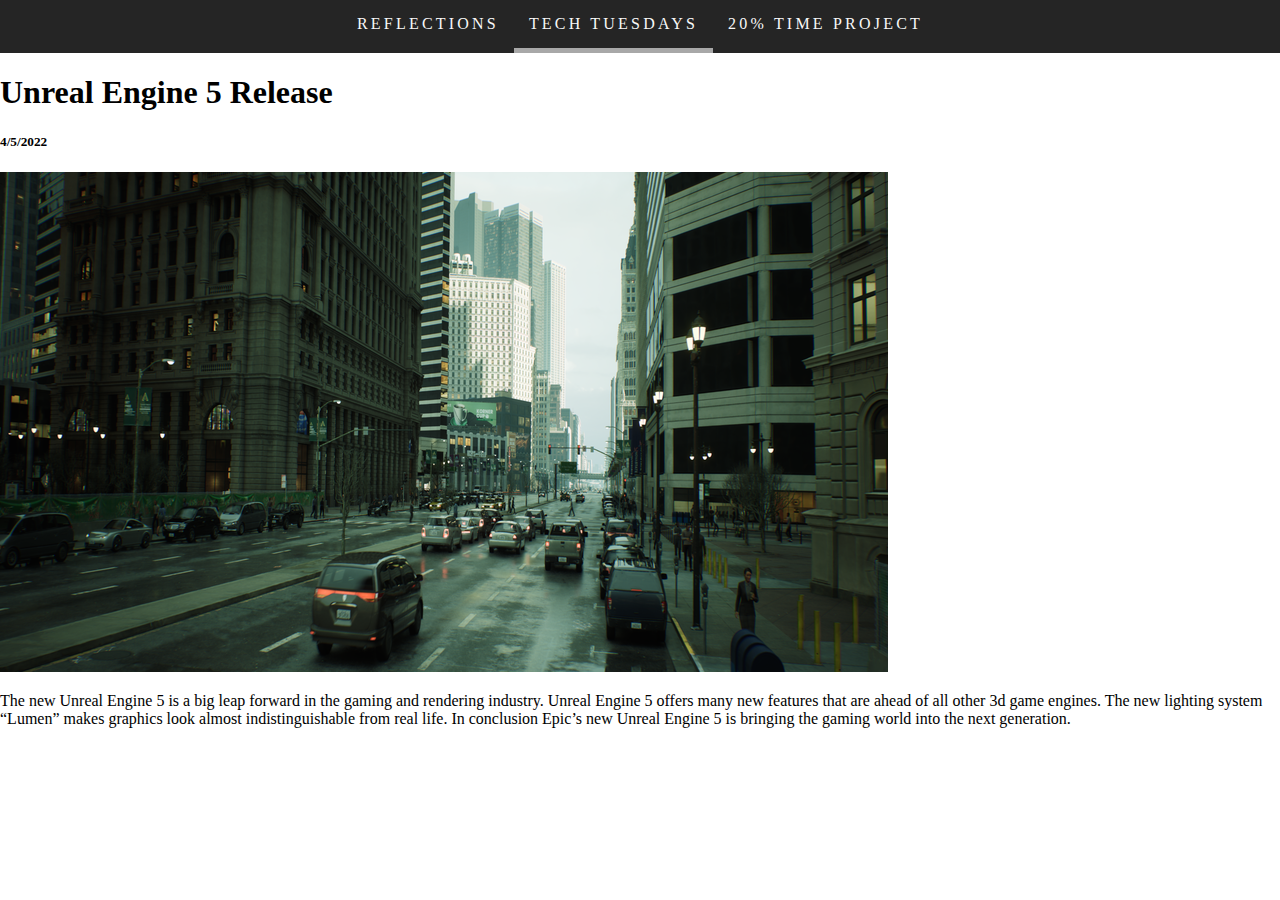
<file: techtuesday.html>
<!DOCTYPE html>
<html lang="en">
<head>
    <meta charset="UTF-8">
    <meta http-equiv="X-UA-Compatible" content="IE=edge">
    <meta name="viewport" content="width=device-width, initial-scale=1.0">
    <link rel="stylesheet" href="stylesheets/stylesheet.css">
    <title>Chromebook Repair 2</title>
</head>
<body>
    <header>Tech Tuesday</header>
    <nav>
        <ul>
            <li><a href="/html/reflections.html">Reflections</a></li>
            <li><a href="/html/techtuesday.html" id="currenttab">Tech Tuesdays</a></li>
            <li><a href="/html/20time.html">20% Time Project</a></li>
        </ul>
    </nav>
    <main>
        <section>
            <div>
                <h1>Unreal Engine 5 Release</h1>
                <h5>4/5/2022</h5>
                <img src="assets/images/unreale5city.png" alt="Ignore for now">
                <p>The new Unreal Engine 5 is a big leap forward in the gaming and rendering industry. Unreal Engine 5 offers many new features that are ahead of all other 3d game engines. The new lighting system “Lumen” makes graphics look almost indistinguishable from real life. In conclusion Epic’s new Unreal Engine 5 is bringing the gaming world into the next generation.</p>
            </div>
        </section>
    </main>
    <footer></footer>
</body>
</html>
</file>
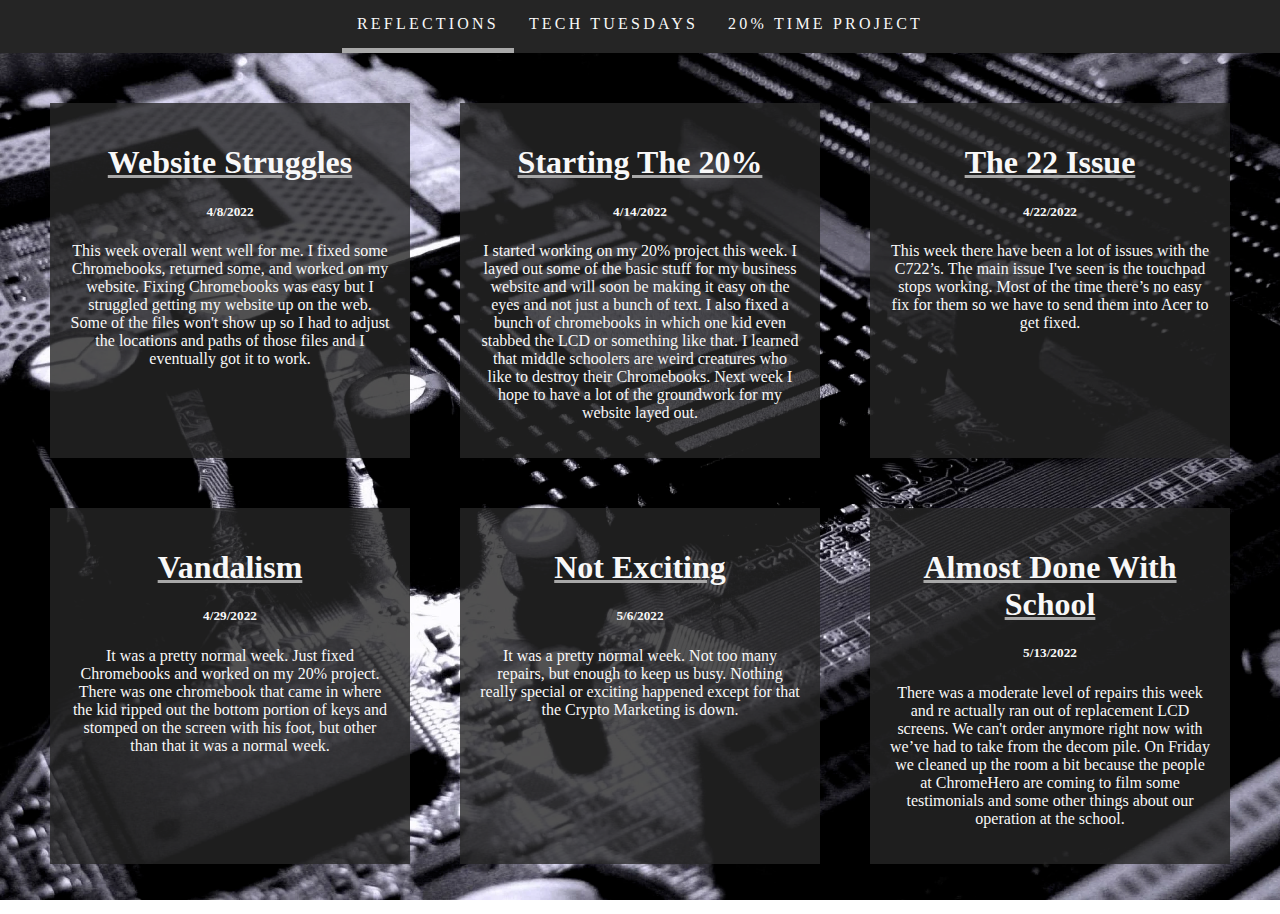
<file: html/reflections.html>
<!DOCTYPE html>
<html lang="en">
<head>
    <meta charset="UTF-8">
    <meta http-equiv="X-UA-Compatible" content="IE=edge">
    <meta name="viewport" content="width=device-width, initial-scale=1.0">
    <link rel="stylesheet" href="../stylesheets/stylesheet.css">
    <title>Chromebook Repair 2</title>
</head>
<body id="reflectionsBackground">
    <header>Reflections</header>
    <nav>
        <ul>
            <li><a href="./reflections.html" id="currenttab">Reflections</a></li>
            <li><a href="./techtuesday.html">Tech Tuesdays</a></li>
            <li><a href="./20time.html">20% Time Project</a></li>
        </ul>
    </nav>
    <main>
        <!-- Use class="hiddenGridItem" to hide unused grids divs -->
        <section class="grid-container">
            <div>
                <h1>Website Struggles</h1>
                <h5>4/8/2022</h5>
                <p>This week overall went well for me. I fixed some Chromebooks, returned some, and worked on my website. Fixing Chromebooks was easy but I struggled getting my website up on the web. Some of the files won't show up so I had to adjust the locations and paths of those files and I eventually got it to work.</p>
            </div>
            <div>
                <h1>Starting The 20%</h1>
                <h5>4/14/2022</h5>
                <p>I started working on my 20% project this week. I layed out some of the basic stuff for my business website and will soon be making it easy on the eyes and not just a bunch of text. I also fixed a bunch of chromebooks in which one kid even stabbed the LCD or something like that. I learned that middle schoolers are weird creatures who like to destroy their Chromebooks. Next week I hope to have a lot of the groundwork for my website layed out.</p>
            </div>
            <div>
                <h1>The 22 Issue</h1>
                <h5>4/22/2022</h5>
                <p>This week there have been a lot of issues with the C722’s. The main issue I've seen is the touchpad stops working. Most of the time there’s no easy fix for them so we have to send them into Acer to get fixed.</p>
            </div>
        </section>
        <section class="grid-container">
            <div>
                <h1>Vandalism</h1>
                <h5>4/29/2022</h5>
                <p>It was a pretty normal week. Just fixed Chromebooks and worked on my 20% project.  There was one chromebook that came in where the kid ripped out the bottom portion of keys and stomped on the screen with his foot, but other than that it was a normal week.</p>
            </div>
            <div>
                <h1>Not Exciting</h1>
                <h5>5/6/2022</h5>
                <p>It was a pretty normal week. Not too many repairs, but enough to keep us busy. Nothing really special or exciting happened except for that the Crypto Marketing is down.</p>
            </div>
            <div>
                <h1>Almost Done With School</h1>
                <h5>5/13/2022</h5>
                <p>There was a moderate level of repairs this week and re actually ran out of replacement LCD screens. We can't order anymore right now with we’ve had to take from the decom pile. On Friday we cleaned up the room a bit because the people at ChromeHero are coming to film some testimonials and some other things about our operation at the school.</p>
            </div>
        </section>
    </main>
    <footer></footer>
</body>
</html>
</file>
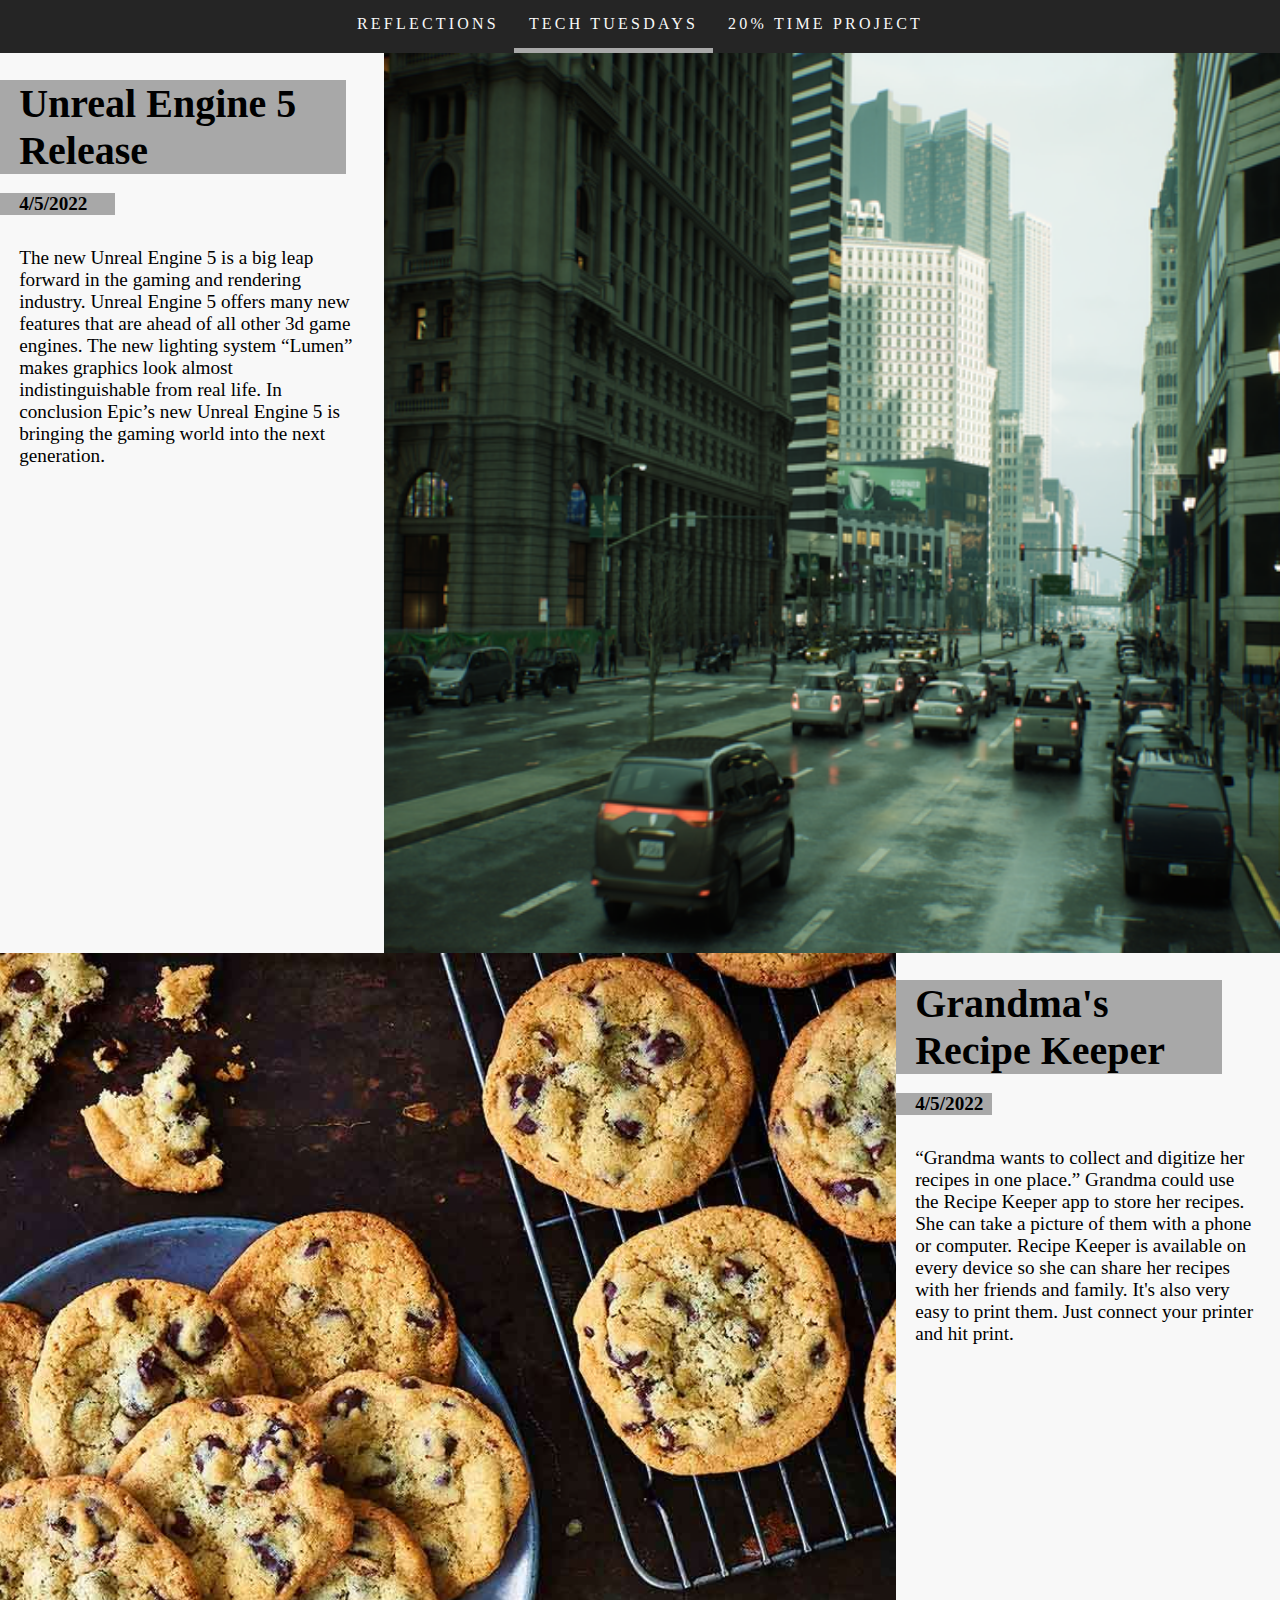
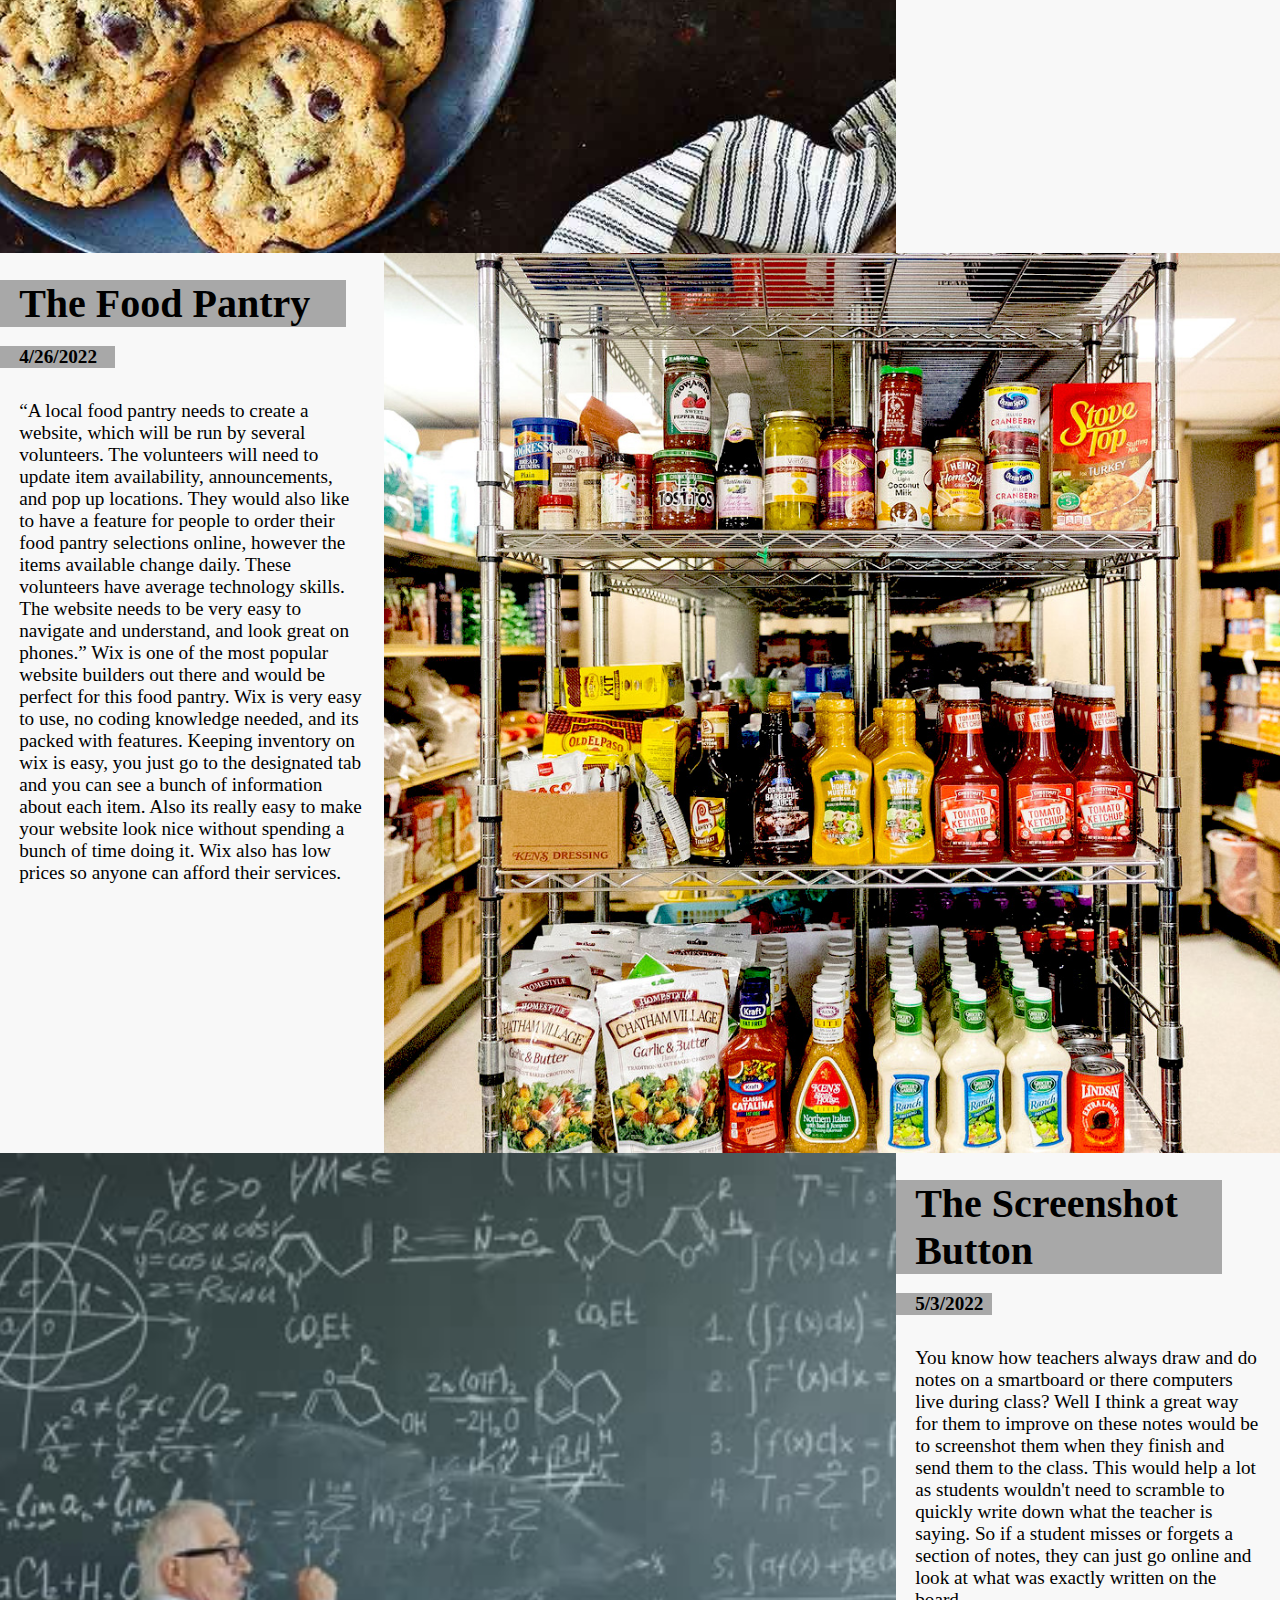
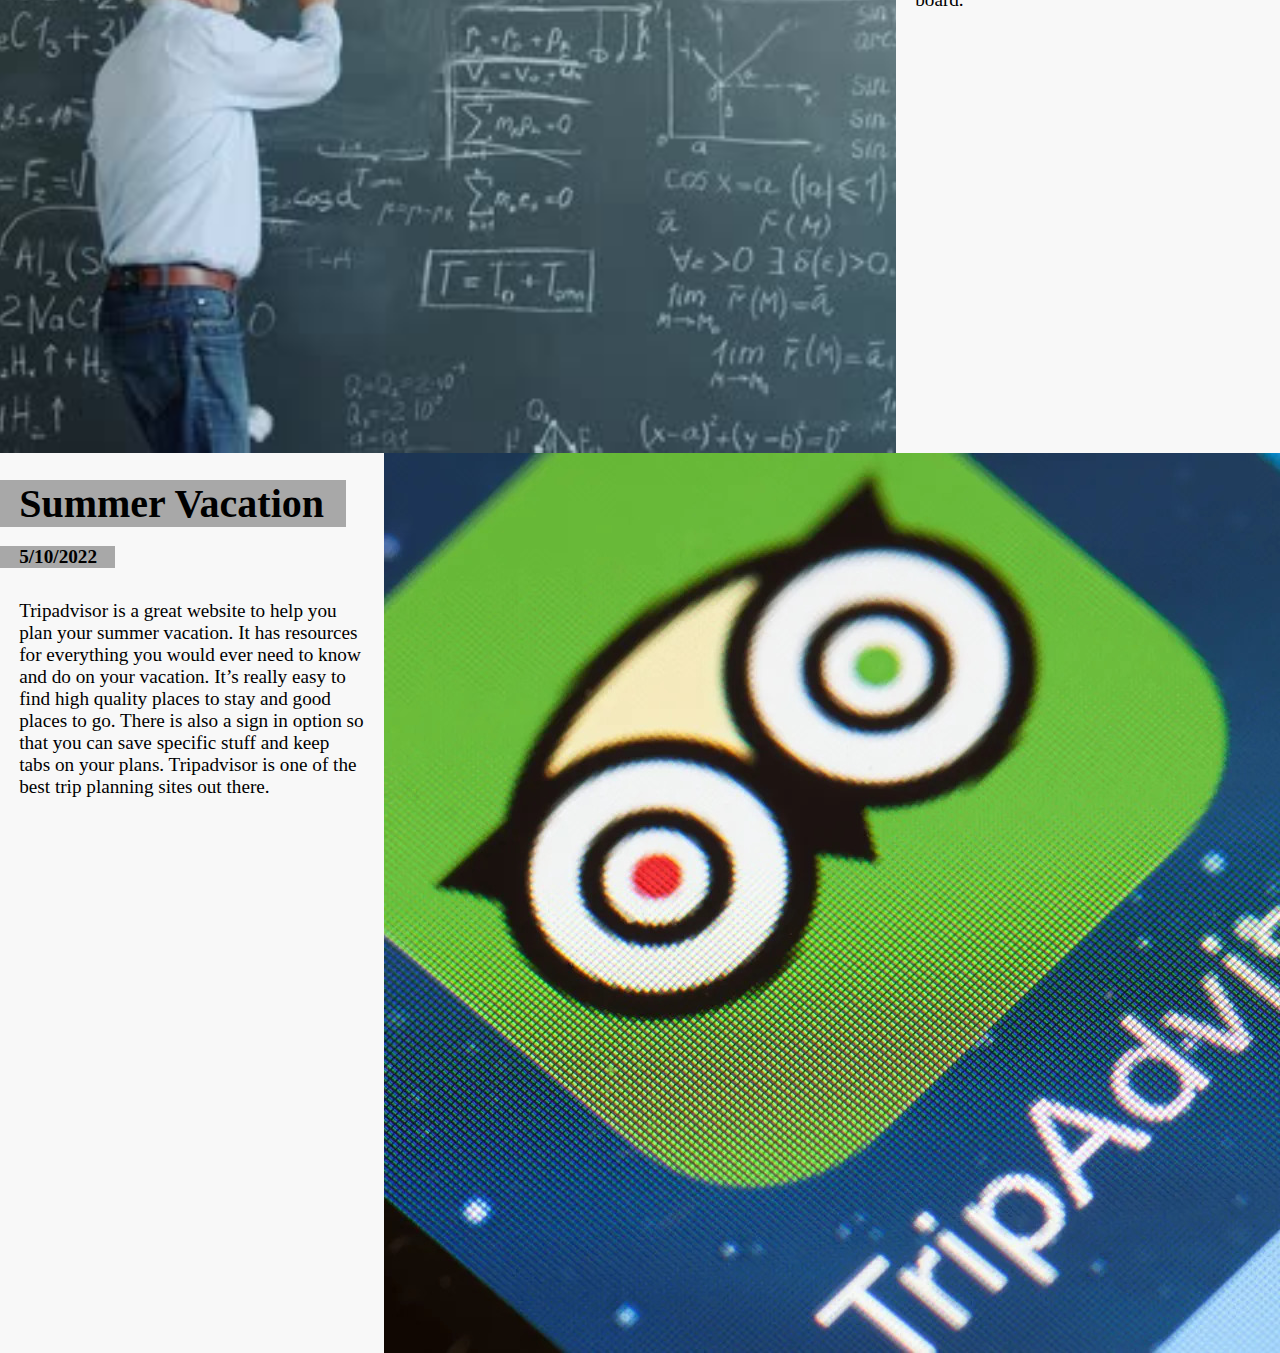
<file: html/techtuesday.html>
<!DOCTYPE html>
<html lang="en">
<head>
    <meta charset="UTF-8">
    <meta http-equiv="X-UA-Compatible" content="IE=edge">
    <meta name="viewport" content="width=device-width, initial-scale=1.0">
    <link rel="stylesheet" href="../stylesheets/stylesheet.css">
    <title>Chromebook Repair 2</title>
</head>
<body>
    <header>Tech Tuesday</header>
    <nav>
        <ul>
            <li><a href="./reflections.html">Reflections</a></li>
            <li><a href="./techtuesday.html" id="currenttab">Tech Tuesdays</a></li>
            <li><a href="./20time.html">20% Time Project</a></li>
        </ul>
    </nav>
    <main id="yScroll">
        <section>
            <div id="divleft">
                <h1>Unreal Engine 5 Release</h1>
                <h5>4/5/2022</h5>
                <p>The new Unreal Engine 5 is a big leap forward in the gaming and rendering industry. Unreal Engine 5 offers many new features that are ahead of all other 3d game engines. The new lighting system “Lumen” makes graphics look almost indistinguishable from real life. In conclusion Epic’s new Unreal Engine 5 is bringing the gaming world into the next generation.</p>
            </div>
            <img src="../assets/images/unreale5city.png" alt="Matrix Unreal Engine 5 Demo" id="imgright">
        </section>
        <section>
            <div id="divright">
                <h1>Grandma's Recipe Keeper</h1>
                <h5>4/5/2022</h5>
                <p>“Grandma wants to collect and digitize her recipes in one place.” Grandma could use the Recipe Keeper app to store her recipes. She can take a picture of them with a phone or computer. Recipe Keeper is available on every device so she can share her recipes with her friends and family. It's also very easy to print them. Just connect your printer and hit print.</p>
            </div>
            <img src="../assets/images/cookies.jpg" alt="Cookies" id="imgleft">
        </section>
        <section>
            <div id="divleft">
                <h1>The Food Pantry</h1>
                <h5>4/26/2022</h5>
                <p>“A local food pantry needs to create a website, which will be run by several volunteers. The volunteers will need to update item availability, announcements, and pop up locations. They would also like to have a feature for people to order their food pantry selections online, however the items available change daily. These volunteers have average technology skills. The website needs to be very easy to navigate and understand, and look great on phones.” Wix is one of the most popular website builders out there and would be perfect for this food pantry. Wix is very easy to use, no coding knowledge needed, and its packed with features. Keeping inventory on wix is easy, you just go to the designated tab and you can see a bunch of information about each item. Also its really easy to make your website look nice without spending a bunch of time doing it. Wix also has low prices so anyone can afford their services.</p>
            </div>
            <img src="../assets/images/foodpantry.jpg" alt="Food Pantry" id="imgright">
        </section>
        <section>
            <div id="divright">
                <h1>The Screenshot Button</h1>
                <h5>5/3/2022</h5>
                <p>You know how teachers always draw and do notes on a smartboard or there computers live during class? Well I think a great way for them to improve on these notes would be to screenshot them when they finish and send them to the class. This would help a lot as students wouldn't need to scramble to quickly write down what the teacher is saying. So if a student misses or forgets a section of notes, they can just go online and look at what was exactly written on the board.</p>
            </div>
            <img src="../assets/images/teacherDrawing.jpg" alt="Teacher Drawing on Board" id="imgleft">
        </section>
        <section>
            <div id="divleft">
                <h1>Summer Vacation</h1>
                <h5>5/10/2022</h5>
                <p>Tripadvisor is a great website to help you plan your summer vacation. It has resources for everything you would ever need to know and do on your vacation. It’s really easy to find high quality places to stay and good places to go. There is also a sign in option so that you can save specific stuff and keep tabs on your plans. Tripadvisor is one of the best trip planning sites out there.</p>
            </div>
            <img src="../assets/images/5046.jpg" alt="Tripadvisor logo" id="imgright">
        </section>
    </main>
    <footer></footer>
</body>
</html>
</file>
<file: stylesheets/stylesheet.css>
body{
    margin: 0;
}
body > header{
    display: none;
}

header{
    text-align: center;
    font-size: 2em;
}

nav{
    text-align: center;
    margin: 0;
    background-color: #252525;
    height: 5%;
    width: 100%;
  }
  nav > ul{
    list-style-type: none;
    margin: 0;
    padding: 0;
  }
  nav > ul > li{
    display: inline-block;
  }
  nav > ul > li > a:hover{
    background-color: #a8a8a8;
    color: #252525;
    transition-duration: .1s;
  }
  nav > ul > li > a{
    color: #f8f8f8;
    padding: 15px;
    margin: 0 -2px 0 -2px;
    text-align: center;
    text-decoration: none;
    display: block;
    text-transform: uppercase;
    position: relative;
    letter-spacing:.2em;
    font-family: 'Times New Roman', Times, serif;
    border-bottom: 5px solid transparent;
  }
  #currenttab{
      border-bottom: 5px solid #a8a8a8;
  }

  /* Section left */
  #divleft{
    float: left;
    width: 30%;
    height: 100vh;
    background-color: #f8f8f8;
  }
  #divleft > h1{
    font-size: 2.5em;
    background-color: #a8a8a8;
    width: 80%;
    padding-right: 5%;
    padding-left: 5%;
    margin-bottom: 0;
  }
  #divleft > h5{
    padding-right: 5%;
    padding-left: 5%;
    font-size: 1.2em;
    margin-top: 5%;
    width: 20%;
    background-color: #a8a8a8;
  }
  #divleft > p{
    padding-right: 5%;
    padding-left: 5%;
    font-size: 1.2em;
  }
  #imgright{
    float: right;
    width: 70%;
    height: 100vh;
    object-fit: cover;
  }

  /* Section right */
  #divright{
    float: right;
    width: 30%;
    height: 100vh;
    background-color: #f8f8f8;
  }
  #divright > h1{
    font-size: 2.5em;
    background-color: #a8a8a8;
    width: 80%;
    padding-left: 5%;
    margin-bottom: 0;
  }
  #divright > h5{
    padding-left: 5%;
    font-size: 1.2em;
    margin-top: 5%;
    width: 20%;
    background-color: #a8a8a8;
  }
  #divright > p{
    padding-right: 5%;
    padding-left: 5%;
    font-size: 1.2em;
  }
  #imgleft{
    float: left;
    width: 70%;
    height: 100vh;
    object-fit: cover;
  }

  /* Reflections.html */
  #reflectionsBackground{
    background-image: url(../assets/images/1888379.png);
    background-repeat: no-repeat;
    background-attachment: fixed;
    background-size: cover;
  }
  .grid-container{
    display: grid;
    grid-auto-columns: minmax(min-content, 1fr);
    grid-auto-flow: column;
    gap: 50px;
    margin: 50px;
  }
  .grid-container > div{
    text-align: center;
    background-color: rgba(37, 37, 37, .8);
    color: #f8f8f8;
    padding: 20px;
  }
  .grid-container > div > h1{
    text-decoration: underline #a8a8a8;
  }
  .hiddenGridItem{
    opacity: 0 !important;
  }

  /* Y Snap Scroll
  #yScroll{
    scroll-snap-points-y: repeat(300px);
    scroll-snap-type: y mandatory;
    scroll-snap-type: mandatory;
    overflow: auto;
  }
  #yScroll > section{
    scroll-snap-align: start;
  } */
</file>
